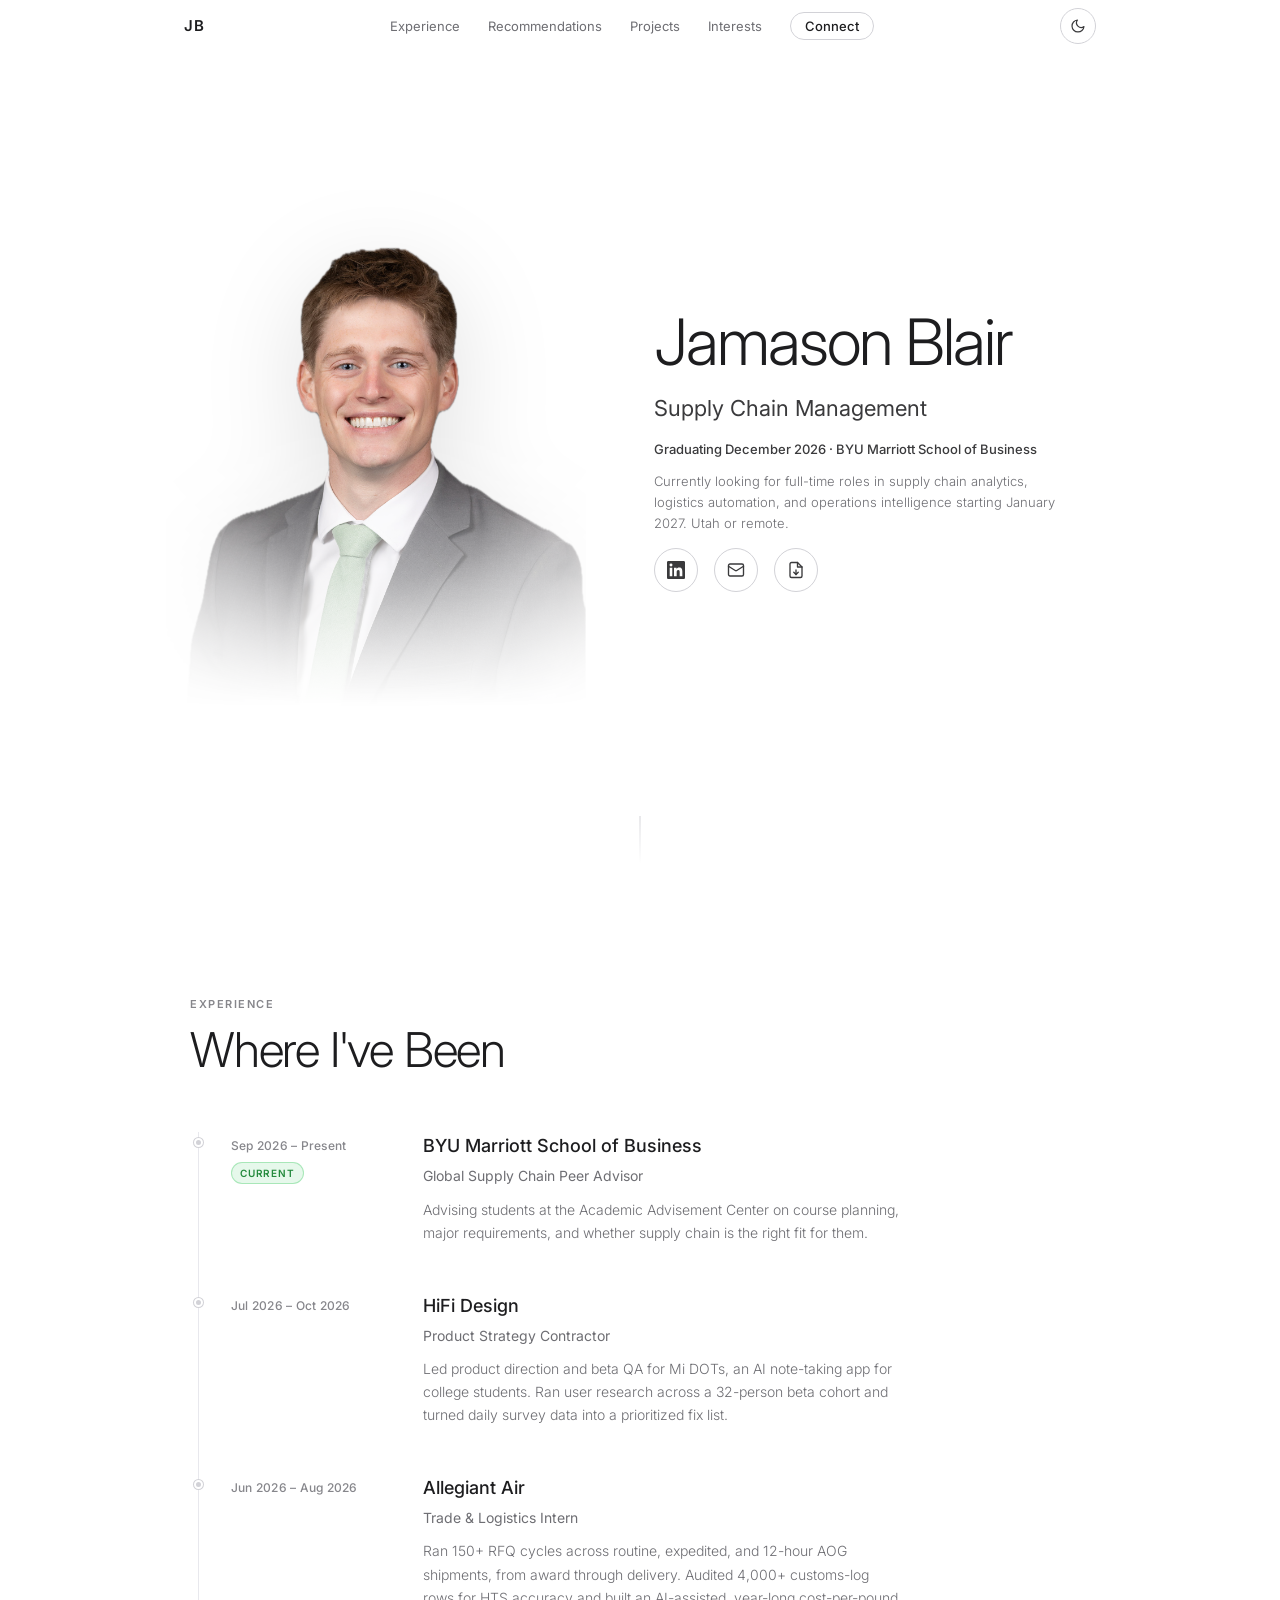
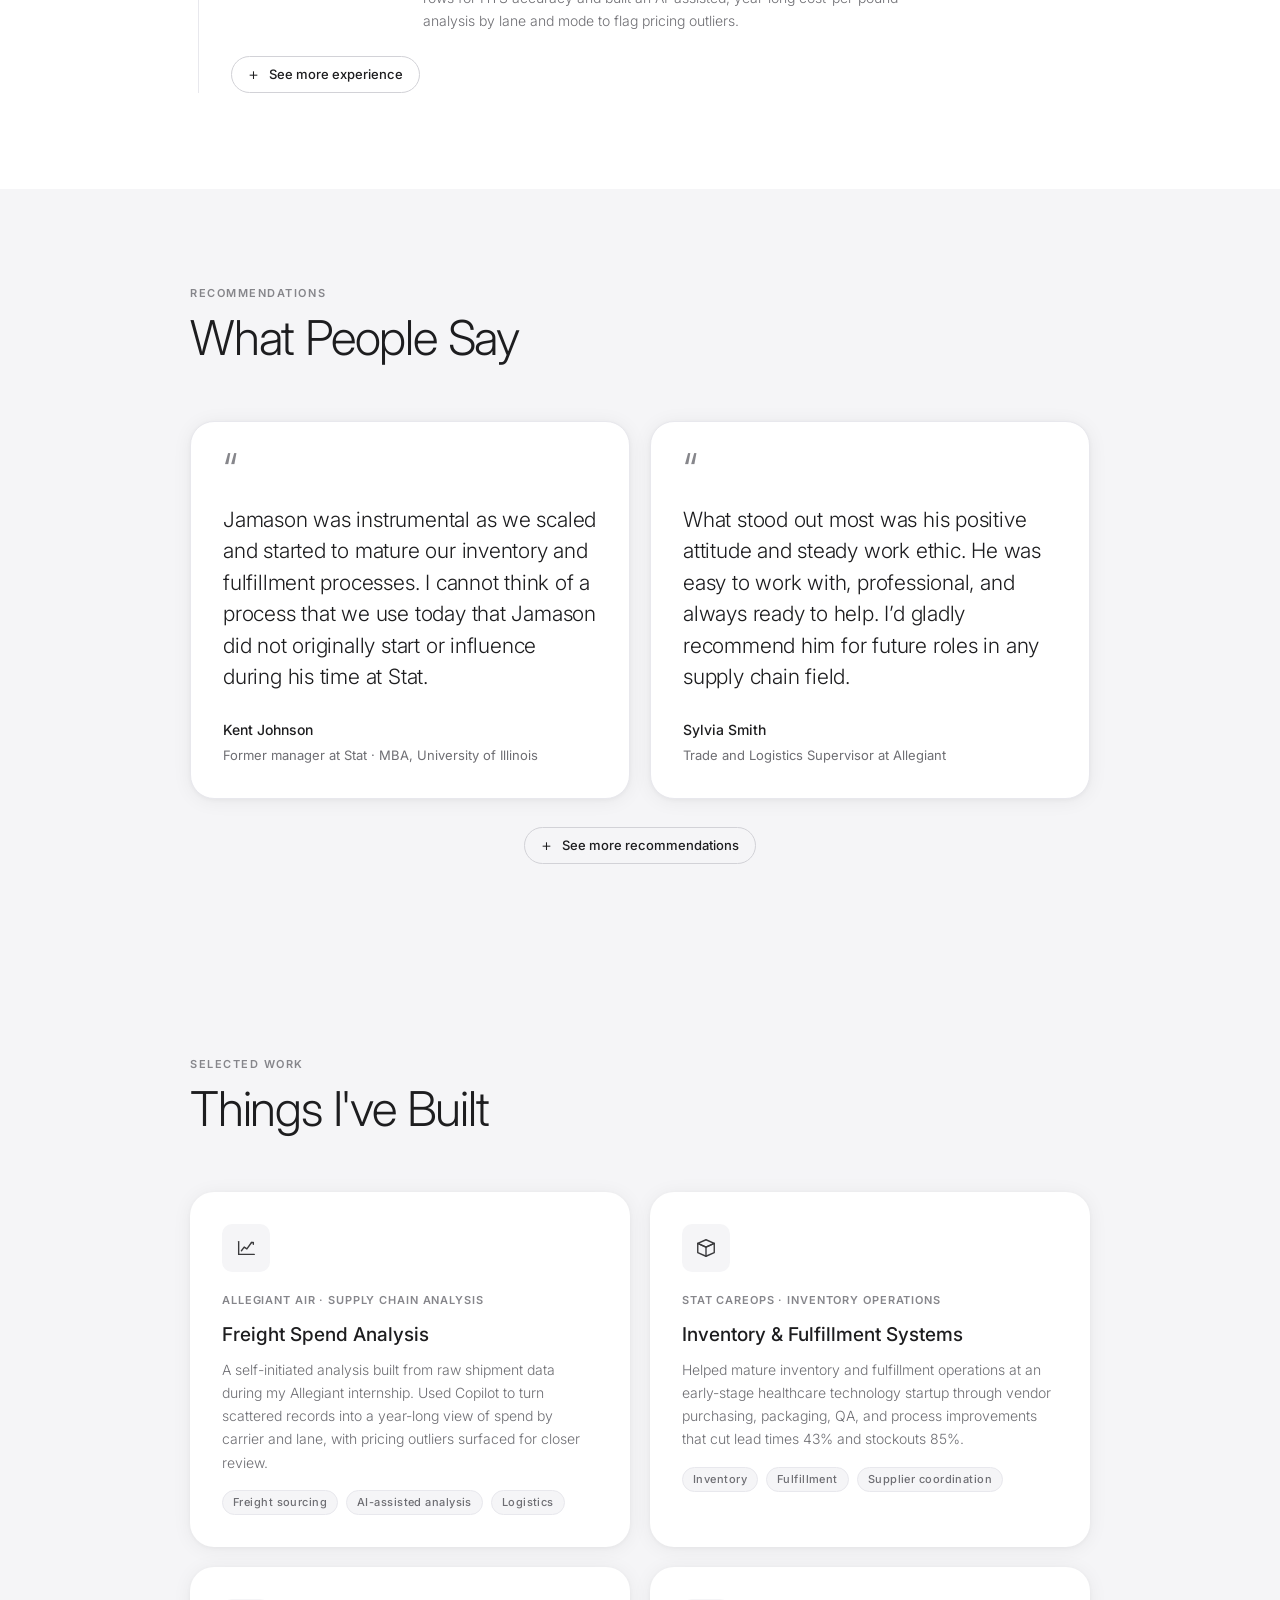
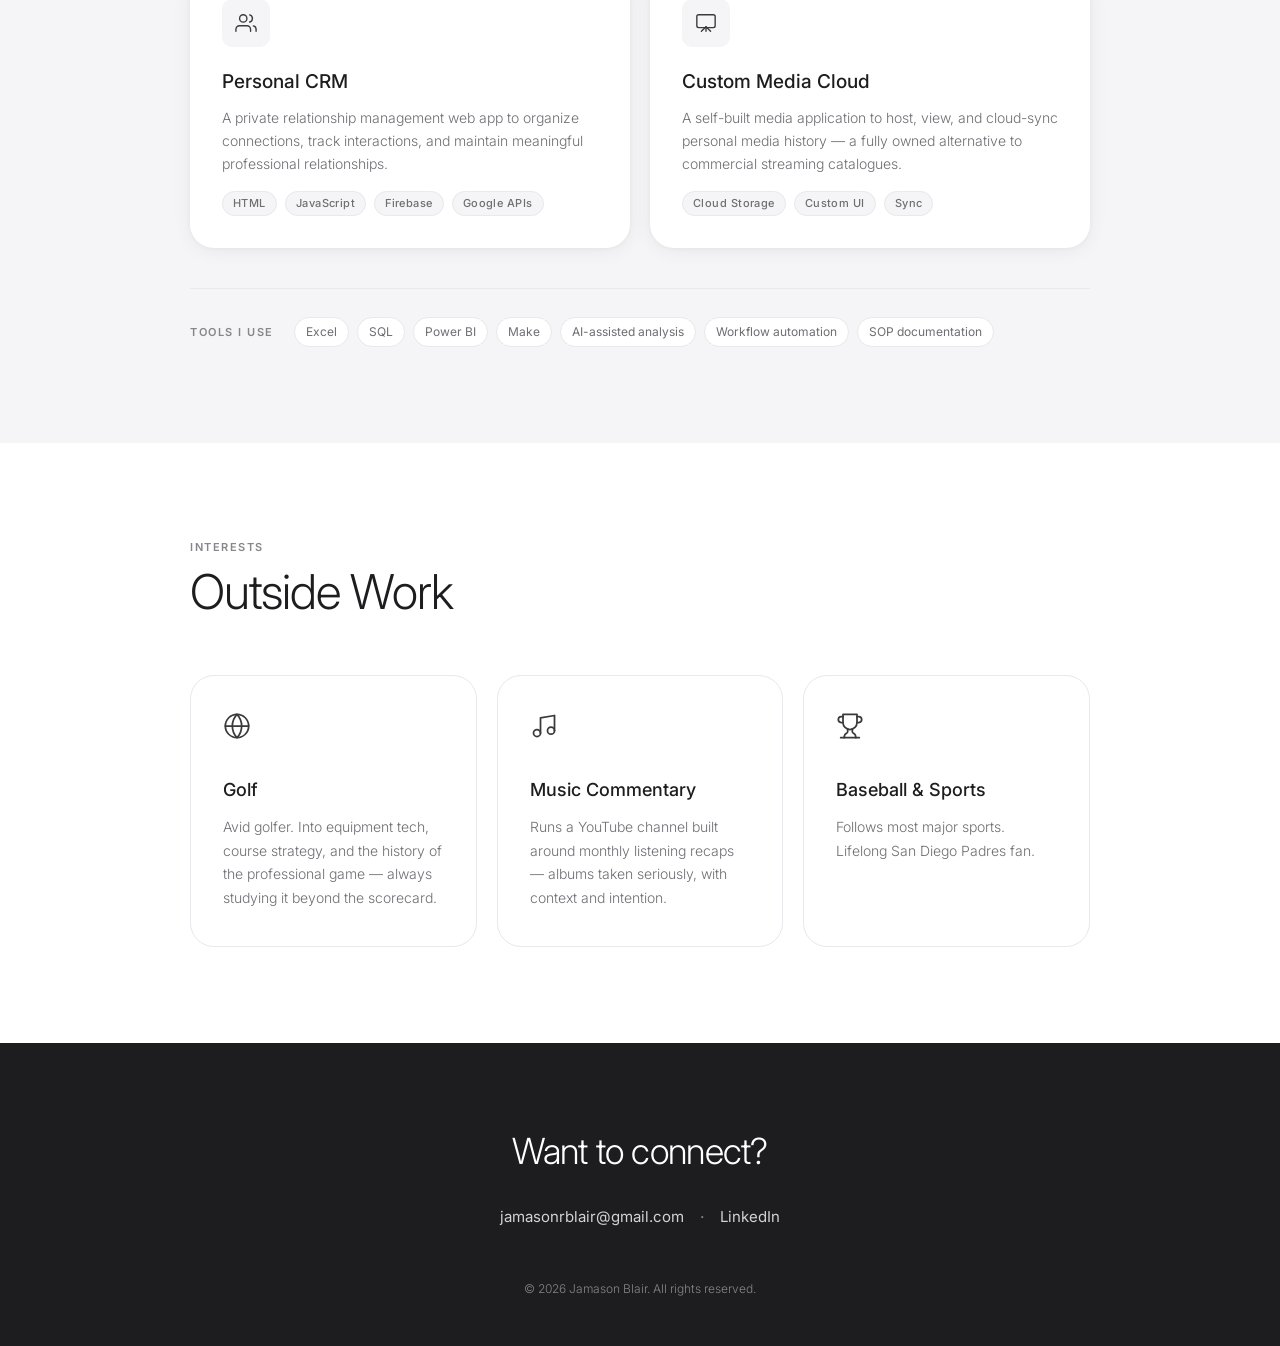
<file: index.html>
<!DOCTYPE html>
<html lang="en" data-theme="light">
<head>
  <meta charset="UTF-8" />
  <meta name="viewport" content="width=device-width, initial-scale=1.0" />
  <meta name="description" content="Jamason Blair — Supply Chain Management student graduating from the BYU Marriott School of Business in December 2026." />
  <title>Jamason Blair</title>
  <link rel="icon" href="assets/favicon.svg" type="image/svg+xml" />
  <meta name="theme-color" id="themeColor" content="#ffffff" />
  <link rel="preconnect" href="https://fonts.googleapis.com" />
  <link rel="preconnect" href="https://fonts.gstatic.com" crossorigin />
  <link href="https://fonts.googleapis.com/css2?family=Inter:wght@300;400;500;600&display=swap" rel="stylesheet" />
  <style>
    /* ─── Reset & Base ─────────────────────────────────────── */
    *, *::before, *::after { box-sizing: border-box; margin: 0; padding: 0; }

    :root,
    [data-theme="light"] {
      --bg:         #ffffff;
      --bg-alt:     #f5f5f7;
      --border:     #e8e8ed;
      --border-mid: #d2d2d7;
      --muted:      #86868b;
      --ink-light:  #6e6e73;
      --ink:        #3a3a3c;
      --ink-dark:   #1d1d1f;
      --footer-bg:  #1d1d1f;
      --footer-fg:  #ffffff;
      --nav-bg:     rgba(255,255,255,0.82);
      --shadow-card: 0 2px 20px rgba(0,0,0,0.06), 0 1px 4px rgba(0,0,0,0.04);
      --shadow-card-hover: 0 8px 40px rgba(0,0,0,0.10), 0 2px 8px rgba(0,0,0,0.06);
    }

    [data-theme="dark"] {
      --bg:         #000000;
      --bg-alt:     #111111;
      --border:     #2a2a2a;
      --border-mid: #3a3a3a;
      --muted:      #636366;
      --ink-light:  #8e8e93;
      --ink:        #aeaeb2;
      --ink-dark:   #f5f5f7;
      --footer-bg:  #111111;
      --footer-fg:  #f5f5f7;
      --nav-bg:     rgba(0,0,0,0.82);
      --shadow-card: 0 2px 20px rgba(0,0,0,0.40), 0 1px 4px rgba(0,0,0,0.30);
      --shadow-card-hover: 0 8px 40px rgba(0,0,0,0.60), 0 2px 8px rgba(0,0,0,0.40);
    }

    :root {
      --font: 'Inter', -apple-system, BlinkMacSystemFont, 'Segoe UI', sans-serif;
      --radius-sm: 10px;
      --radius-md: 16px;
      --radius-lg: 24px;
      --transition: 0.3s cubic-bezier(0.4, 0, 0.2, 1);
    }

    html {
      scroll-behavior: smooth;
      -webkit-font-smoothing: antialiased;
      -moz-osx-font-smoothing: grayscale;
    }

    body {
      font-family: var(--font);
      background: var(--bg);
      color: var(--ink-dark);
      line-height: 1.6;
      overflow-x: hidden;
      transition: background var(--transition), color var(--transition);
    }

    a { color: inherit; text-decoration: none; }
    svg { display: block; }

    /* ─── Scroll Animations ─────────────────────────────────── */
    .fade-up {
      opacity: 0;
      transform: translateY(24px);
      transition: opacity 0.6s var(--transition), transform 0.6s var(--transition);
    }
    .fade-up.visible {
      opacity: 1;
      transform: translateY(0);
    }

    /* ─── Nav ───────────────────────────────────────────────── */
    .nav {
      position: fixed;
      top: 0; left: 0; right: 0;
      z-index: 100;
      background: var(--nav-bg);
      backdrop-filter: saturate(180%) blur(20px);
      -webkit-backdrop-filter: saturate(180%) blur(20px);
      border-bottom: 1px solid var(--border);
      transition: background var(--transition), border-color var(--transition);
    }

    .nav-inner {
      max-width: 960px;
      margin: 0 auto;
      padding: 0 24px;
      height: 52px;
      display: flex;
      align-items: center;
      justify-content: space-between;
      gap: 16px;
    }

    .nav-name {
      font-size: 15px;
      font-weight: 600;
      letter-spacing: 0.04em;
      color: var(--ink-dark);
    }

    .nav-links {
      list-style: none;
      display: flex;
      gap: 28px;
      align-items: center;
    }

    .nav-links a {
      font-size: 13px;
      font-weight: 400;
      color: var(--ink-light);
      transition: color var(--transition);
    }
    .nav-links a:hover { color: var(--ink-dark); }

    .nav-links .nav-cta {
      font-weight: 500;
      color: var(--ink-dark);
      border: 1px solid var(--border-mid);
      border-radius: 20px;
      padding: 5px 14px;
      transition: background var(--transition), color var(--transition), border-color var(--transition);
    }
    .nav-links .nav-cta:hover {
      background: var(--ink-dark);
      color: var(--bg);
      border-color: var(--ink-dark);
    }

    /* ─── Theme Toggle ──────────────────────────────────────── */
    .theme-toggle {
      flex-shrink: 0;
      width: 36px;
      height: 36px;
      border-radius: 50%;
      border: 1px solid var(--border-mid);
      background: transparent;
      color: var(--ink);
      cursor: pointer;
      display: flex;
      align-items: center;
      justify-content: center;
      transition: background var(--transition), color var(--transition), border-color var(--transition), transform var(--transition);
    }
    .theme-toggle:hover {
      background: var(--ink-dark);
      color: var(--bg);
      border-color: var(--ink-dark);
      transform: rotate(15deg);
    }
    .theme-toggle svg { width: 16px; height: 16px; }

    [data-theme="light"] .icon-sun  { display: none; }
    [data-theme="light"] .icon-moon { display: block; }
    [data-theme="dark"]  .icon-moon { display: none; }
    [data-theme="dark"]  .icon-sun  { display: block; }

    /* ─── Hero ──────────────────────────────────────────────── */
    .hero {
      min-height: 100svh;
      display: grid;
      grid-template-columns: 1fr 1fr;
      align-items: center;
      padding: 80px 60px 80px 48px;
      background: var(--bg);
      position: relative;
      max-width: 1100px;
      margin: 0 auto;
      gap: 40px;
    }

    .hero-image {
      display: flex;
      align-items: flex-end;
      justify-content: center;
      height: 100%;
      min-height: 500px;
      position: relative;
    }

    .hero-image::before {
      content: '';
      position: absolute;
      top: 50%;
      left: 50%;
      transform: translate(-50%, -50%);
      width: 85%;
      height: 75%;
      background: radial-gradient(ellipse, rgba(255,255,255,0.07) 0%, transparent 70%);
      pointer-events: none;
      z-index: 0;
      transition: background var(--transition);
    }

    [data-theme="dark"] .hero-image::before {
      background: radial-gradient(ellipse, rgba(255,255,255,0.18) 0%, transparent 68%);
    }

    .hero-image img {
      position: relative;
      z-index: 1;
      width: 100%;
      max-width: 420px;
      height: auto;
      object-fit: contain;
      object-position: bottom center;
      filter: drop-shadow(0 24px 48px rgba(0,0,0,0.12));
      mask-image: linear-gradient(to bottom, black 38%, transparent 82%), radial-gradient(ellipse 88% 95% at 50% 20%, black 45%, transparent 88%);
      -webkit-mask-image: linear-gradient(to bottom, black 38%, transparent 82%), radial-gradient(ellipse 88% 95% at 50% 20%, black 45%, transparent 88%);
      mask-composite: intersect;
      -webkit-mask-composite: source-in;
    }

    .hero-inner {
      display: flex;
      flex-direction: column;
      align-items: flex-start;
      text-align: left;
    }

    .hero-eyebrow {
      font-size: 12px;
      font-weight: 500;
      letter-spacing: 0.12em;
      text-transform: uppercase;
      color: var(--muted);
      margin-bottom: 20px;
    }

    .hero-name {
      font-size: clamp(40px, 5vw, 72px);
      font-weight: 300;
      letter-spacing: -0.03em;
      color: var(--ink-dark);
      line-height: 1.05;
      margin-bottom: 16px;
    }

    .hero-tagline {
      font-size: clamp(16px, 2vw, 22px);
      font-weight: 400;
      color: var(--ink);
      margin-bottom: 12px;
    }

    .hero-sub {
      font-size: 15px;
      font-weight: 300;
      color: var(--ink-light);
      max-width: 400px;
      margin-bottom: 16px;
      line-height: 1.7;
    }

    .hero-meta {
      font-size: 13px;
      font-weight: 500;
      color: var(--ink);
      max-width: 420px;
      margin-bottom: 12px;
      line-height: 1.6;
    }

    .hero-availability {
      font-size: 13px;
      font-weight: 300;
      color: var(--ink-light);
      max-width: 420px;
      margin-bottom: 14px;
      line-height: 1.6;
    }

    .hero-principle {
      font-size: 13px;
      font-weight: 400;
      font-style: italic;
      color: var(--ink);
      max-width: 390px;
      border-left: 2px solid var(--border-mid);
      padding-left: 12px;
      margin-bottom: 28px;
      line-height: 1.6;
    }

    .hero-actions {
      display: flex;
      gap: 16px;
      align-items: center;
      position: relative;
    }

    .icon-link {
      position: relative;
      width: 44px;
      height: 44px;
      border-radius: 50%;
      border: 1px solid var(--border-mid);
      display: flex;
      align-items: center;
      justify-content: center;
      color: var(--ink);
      transition: background var(--transition), color var(--transition), border-color var(--transition), transform var(--transition);
    }
    .icon-link svg { width: 18px; height: 18px; }
    .icon-link:hover {
      background: var(--ink-dark);
      color: var(--bg);
      border-color: var(--ink-dark);
      transform: translateY(-2px);
    }

    .icon-label {
      position: absolute;
      top: calc(100% + 8px);
      left: 50%;
      transform: translateX(-50%);
      font-size: 11px;
      font-weight: 400;
      color: var(--ink-light);
      white-space: nowrap;
      opacity: 0;
      pointer-events: none;
      transition: opacity 0.2s ease;
    }
    .icon-link:hover .icon-label { opacity: 1; }

    .hero-scroll-hint {
      position: absolute;
      bottom: 36px;
      left: 50%;
      transform: translateX(-50%);
    }
    .hero-scroll-hint span {
      display: block;
      width: 1px;
      height: 48px;
      background: linear-gradient(to bottom, var(--border-mid), transparent);
      animation: scrollPulse 2s ease-in-out infinite;
    }
    @keyframes scrollPulse {
      0%, 100% { opacity: 0.3; transform: scaleY(1); }
      50% { opacity: 1; transform: scaleY(1.2); }
    }

    /* ─── Sections ──────────────────────────────────────────── */
    .section {
      padding: 96px 24px;
      background: var(--bg);
    }
    .section-alt { background: var(--bg-alt); }

    .section-inner {
      max-width: 900px;
      margin: 0 auto;
    }

    .section-header { margin-bottom: 56px; }

    .section-label {
      font-size: 11px;
      font-weight: 600;
      letter-spacing: 0.14em;
      text-transform: uppercase;
      color: var(--muted);
      margin-bottom: 10px;
    }

    .section-title {
      font-size: clamp(32px, 5vw, 48px);
      font-weight: 300;
      letter-spacing: -0.025em;
      color: var(--ink-dark);
      line-height: 1.1;
    }

    /* ─── Timeline ──────────────────────────────────────────── */
    .timeline {
      display: flex;
      flex-direction: column;
      border-left: 1px solid var(--border);
      padding-left: 32px;
      margin-left: 8px;
    }

    .timeline-item {
      position: relative;
      padding-bottom: 48px;
      display: grid;
      grid-template-columns: 160px 1fr;
      gap: 0 32px;
    }
    .timeline-item:last-child { padding-bottom: 0; }

    .timeline-item::before {
      content: '';
      position: absolute;
      left: -37px;
      top: 6px;
      width: 9px;
      height: 9px;
      border-radius: 50%;
      background: var(--border-mid);
      border: 2px solid var(--bg);
      box-shadow: 0 0 0 1px var(--border-mid);
    }

    .timeline-meta {
      padding-top: 4px;
      display: flex;
      flex-direction: column;
      gap: 6px;
    }

    .timeline-date {
      font-size: 12px;
      font-weight: 500;
      color: var(--muted);
      letter-spacing: 0.02em;
    }

    .timeline-status {
      display: inline-block;
      font-size: 10px;
      font-weight: 600;
      letter-spacing: 0.08em;
      text-transform: uppercase;
      padding: 2px 8px;
      border-radius: 20px;
      width: fit-content;
    }
    .timeline-status.upcoming {
      background: var(--bg-alt);
      color: var(--ink);
      border: 1px solid var(--border-mid);
    }
    .timeline-status.current {
      background: rgba(52, 199, 89, 0.12);
      color: #248a3d;
      border: 1px solid rgba(52, 199, 89, 0.35);
    }

    .timeline-company {
      font-size: 18px;
      font-weight: 500;
      color: var(--ink-dark);
      margin-bottom: 4px;
    }

    .timeline-role {
      font-size: 14px;
      font-weight: 400;
      color: var(--ink-light);
      margin-bottom: 10px;
    }

    .timeline-desc {
      font-size: 14px;
      font-weight: 300;
      color: var(--ink-light);
      line-height: 1.65;
      max-width: 480px;
    }

    .timeline > .timeline-item:nth-child(3) { padding-bottom: 24px; }

    .experience-more { margin-top: 0; }

    .experience-more summary {
      list-style: none;
      width: fit-content;
      display: flex;
      align-items: center;
      gap: 10px;
      cursor: pointer;
      color: var(--ink-dark);
      border: 1px solid var(--border-mid);
      border-radius: 20px;
      padding: 7px 16px;
      font-size: 13px;
      font-weight: 500;
      transition: background var(--transition), color var(--transition), border-color var(--transition);
    }
    .experience-more summary::-webkit-details-marker { display: none; }
    .experience-more summary::before {
      content: '+';
      font-size: 17px;
      font-weight: 300;
      line-height: 1;
    }
    .experience-more summary:hover {
      background: var(--ink-dark);
      color: var(--bg);
      border-color: var(--ink-dark);
    }
    .experience-more[open] summary::before { content: '−'; }
    .experience-more[open] .summary-closed { display: none; }
    .experience-more:not([open]) .summary-open { display: none; }
    .experience-more-content { padding-top: 40px; }

    /* ─── Recommendations ──────────────────────────────────── */
    .recommendations-featured {
      display: grid;
      grid-template-columns: repeat(2, minmax(0, 1fr));
      gap: 20px;
    }

    .recommendation-card {
      padding: 32px;
      border: 1px solid var(--border);
      border-radius: var(--radius-lg);
      background: var(--bg);
      box-shadow: var(--shadow-card);
    }

    .recommendation-mark {
      font-size: 48px;
      font-weight: 300;
      line-height: 0.7;
      color: var(--muted);
      margin-bottom: 16px;
    }

    .recommendation-quote {
      font-size: clamp(17px, 2vw, 21px);
      font-weight: 300;
      line-height: 1.5;
      letter-spacing: -0.01em;
      color: var(--ink-dark);
      margin-bottom: 24px;
    }

    .recommendation-card.compact {
      max-width: none;
      margin: 0;
      padding: 28px 30px;
    }
    .recommendation-card.compact .recommendation-quote { font-size: 18px; }

    .recommendations-more {
      margin-top: 28px;
    }
    .recommendations-more summary {
      list-style: none;
      width: fit-content;
      margin: 0 auto;
      display: flex;
      align-items: center;
      gap: 10px;
      cursor: pointer;
      color: var(--ink-dark);
      border: 1px solid var(--border-mid);
      border-radius: 20px;
      padding: 7px 16px;
      font-size: 13px;
      font-weight: 500;
      transition: background var(--transition), color var(--transition), border-color var(--transition);
    }
    .recommendations-more summary::-webkit-details-marker { display: none; }
    .recommendations-more summary::before {
      content: '+';
      font-size: 17px;
      font-weight: 300;
      line-height: 1;
    }
    .recommendations-more summary:hover {
      background: var(--ink-dark);
      color: var(--bg);
      border-color: var(--ink-dark);
    }
    .recommendations-more[open] summary::before { content: '−'; }
    .recommendations-more[open] .summary-closed { display: none; }
    .recommendations-more:not([open]) .summary-open { display: none; }
    .recommendations-more-content {
      max-width: 760px;
      margin: 0 auto;
      display: grid;
      gap: 20px;
      padding-top: 20px;
    }

    .recommendation-author {
      font-size: 14px;
      font-style: normal;
      font-weight: 500;
      color: var(--ink-dark);
    }

    .recommendation-role {
      font-size: 13px;
      color: var(--ink-light);
      margin-top: 3px;
    }

    /* ─── Projects ──────────────────────────────────────────── */
    .projects-grid {
      display: grid;
      grid-template-columns: repeat(auto-fit, minmax(320px, 1fr));
      gap: 20px;
    }

    .project-card {
      background: var(--bg);
      border-radius: var(--radius-lg);
      padding: 32px;
      box-shadow: var(--shadow-card);
      transition: transform var(--transition), box-shadow var(--transition);
      display: flex;
      flex-direction: column;
      gap: 20px;
    }
    .project-card:hover {
      transform: translateY(-4px);
      box-shadow: var(--shadow-card-hover);
    }

    .project-icon {
      width: 48px;
      height: 48px;
      background: var(--bg-alt);
      border-radius: var(--radius-sm);
      display: flex;
      align-items: center;
      justify-content: center;
      color: var(--ink);
    }
    .project-icon svg { width: 22px; height: 22px; }

    .project-title {
      font-size: 19px;
      font-weight: 500;
      color: var(--ink-dark);
      margin-bottom: 8px;
    }

    .project-kicker {
      font-size: 11px;
      font-weight: 600;
      letter-spacing: 0.08em;
      text-transform: uppercase;
      color: var(--muted);
      margin-bottom: 10px;
    }

    .project-desc {
      font-size: 14px;
      font-weight: 300;
      color: var(--ink-light);
      line-height: 1.65;
      margin-bottom: 16px;
    }

    .project-tags {
      display: flex;
      flex-wrap: wrap;
      gap: 8px;
      margin-top: auto;
    }
    .project-tags span {
      font-size: 11px;
      font-weight: 500;
      letter-spacing: 0.04em;
      color: var(--ink-light);
      background: var(--bg-alt);
      border: 1px solid var(--border);
      border-radius: 20px;
      padding: 3px 10px;
    }

    .tools-strip {
      margin-top: 40px;
      padding-top: 28px;
      border-top: 1px solid var(--border);
      display: flex;
      align-items: baseline;
      gap: 20px;
      flex-wrap: wrap;
    }

    .tools-label {
      font-size: 11px;
      font-weight: 600;
      letter-spacing: 0.14em;
      text-transform: uppercase;
      color: var(--muted);
    }

    .tools-list {
      display: flex;
      flex-wrap: wrap;
      gap: 8px;
    }

    .tools-list span {
      font-size: 12px;
      color: var(--ink-light);
      background: var(--bg);
      border: 1px solid var(--border);
      border-radius: 20px;
      padding: 4px 11px;
    }

    /* ─── Interests ─────────────────────────────────────────── */
    .interests-grid {
      display: grid;
      grid-template-columns: repeat(auto-fit, minmax(280px, 1fr));
      gap: 20px;
    }

    .interest-card {
      padding: 36px 32px;
      border: 1px solid var(--border);
      border-radius: var(--radius-lg);
      transition: border-color var(--transition), transform var(--transition);
    }
    .interest-card:hover {
      border-color: var(--muted);
      transform: translateY(-3px);
    }

    .interest-icon {
      width: 44px;
      height: 44px;
      color: var(--ink);
      margin-bottom: 20px;
    }
    .interest-icon svg { width: 28px; height: 28px; }

    .interest-title {
      font-size: 18px;
      font-weight: 500;
      color: var(--ink-dark);
      margin-bottom: 10px;
    }

    .interest-desc {
      font-size: 14px;
      font-weight: 300;
      color: var(--ink-light);
      line-height: 1.7;
    }

    /* ─── Footer ────────────────────────────────────────────── */
    .footer {
      background: var(--footer-bg);
      color: var(--footer-fg);
      padding: 80px 24px 48px;
      text-align: center;
      transition: background var(--transition), color var(--transition);
    }

    .footer-inner { max-width: 600px; margin: 0 auto; }

    .footer-cta {
      font-size: clamp(26px, 4vw, 36px);
      font-weight: 300;
      letter-spacing: -0.02em;
      margin-bottom: 24px;
    }

    .footer-links {
      display: flex;
      align-items: center;
      justify-content: center;
      gap: 16px;
      margin-bottom: 48px;
      flex-wrap: wrap;
    }

    .footer-links a {
      font-size: 15px;
      font-weight: 400;
      color: var(--border-mid);
      border-bottom: 1px solid transparent;
      padding-bottom: 1px;
      transition: color var(--transition), border-color var(--transition);
    }
    .footer-links a:hover {
      color: var(--footer-fg);
      border-color: var(--muted);
    }

    .footer-divider { color: var(--muted); }

    .footer-copy {
      font-size: 12px;
      color: var(--muted);
      font-weight: 300;
    }

    /* ─── Responsive ────────────────────────────────────────── */
    @media (max-width: 768px) {
      .hero {
        grid-template-columns: 1fr;
        padding: 88px 24px 60px;
        text-align: center;
        gap: 0;
      }
      .hero-image {
        min-height: 320px;
        align-items: center;
      }
      .hero-image img { max-width: 260px; }
      .hero-inner { align-items: center; text-align: center; }
      .hero-sub { margin-left: auto; margin-right: auto; }
      .hero-actions { justify-content: center; }
      .hero-scroll-hint { display: none; }
    }

    @media (max-width: 680px) {
      .nav-links { display: none; }
      .section { padding: 72px 20px; }
      .timeline { padding-left: 20px; margin-left: 4px; }
      .timeline-item { grid-template-columns: 1fr; gap: 6px; }
      .timeline-item::before { left: -25px; }
      .timeline-meta { flex-direction: row; align-items: center; gap: 10px; }
      .recommendation-card { padding: 32px 24px; }
      .recommendations-featured { grid-template-columns: 1fr; }
      .projects-grid, .interests-grid { grid-template-columns: 1fr; }
    }
  </style>
</head>
<body>

  <!-- NAV -->
  <nav class="nav" id="nav">
    <div class="nav-inner">
      <span class="nav-name">JB</span>
      <ul class="nav-links">
        <li><a href="#impact">Experience</a></li>
        <li><a href="#recommendations">Recommendations</a></li>
        <li><a href="#builder">Projects</a></li>
        <li><a href="#human">Interests</a></li>
        <li><a href="#footer" class="nav-cta">Connect</a></li>
      </ul>
      <button class="theme-toggle" id="themeToggle" aria-label="Toggle dark mode">
        <svg class="icon-sun" xmlns="http://www.w3.org/2000/svg" viewBox="0 0 24 24" fill="none" stroke="currentColor" stroke-width="1.8" stroke-linecap="round" stroke-linejoin="round"><circle cx="12" cy="12" r="4"/><path d="M12 2v2M12 20v2M4.93 4.93l1.41 1.41M17.66 17.66l1.41 1.41M2 12h2M20 12h2M4.93 19.07l1.41-1.41M17.66 6.34l1.41-1.41"/></svg>
        <svg class="icon-moon" xmlns="http://www.w3.org/2000/svg" viewBox="0 0 24 24" fill="none" stroke="currentColor" stroke-width="1.8" stroke-linecap="round" stroke-linejoin="round"><path d="M21 12.79A9 9 0 1 1 11.21 3 7 7 0 0 0 21 12.79z"/></svg>
      </button>
    </div>
  </nav>

  <!-- HERO -->
  <section class="hero" id="hero">
    <div class="hero-image fade-up">
      <img src="assets/headshot.png" alt="Jamason Blair" />
    </div>
    <div class="hero-inner fade-up">
      <h1 class="hero-name">Jamason Blair</h1>
      <p class="hero-tagline">Supply Chain Management</p>
      <p class="hero-meta">Graduating December 2026 · BYU Marriott School of Business</p>
      <p class="hero-availability">Currently looking for full-time roles in supply chain analytics, logistics automation, and operations intelligence starting January 2027. Utah or remote.</p>
      <div class="hero-actions">
        <a href="https://linkedin.com/in/jamason-blair" target="_blank" rel="noopener" class="icon-link" aria-label="LinkedIn">
          <svg xmlns="http://www.w3.org/2000/svg" viewBox="0 0 24 24" fill="currentColor"><path d="M20.447 20.452H16.89v-5.569c0-1.328-.027-3.037-1.852-3.037-1.853 0-2.136 1.445-2.136 2.939v5.667H9.351V9h3.414v1.561h.046c.477-.9 1.637-1.85 3.37-1.85 3.601 0 4.267 2.37 4.267 5.455v6.286zM5.337 7.433a1.983 1.983 0 01-1.98-1.981 1.982 1.982 0 111.981 1.981zm1.71 13.019H3.623V9h3.424v11.452zM22.225 0H1.771C.792 0 0 .774 0 1.729v20.542C0 23.227.792 24 1.771 24h20.451C23.2 24 24 23.227 24 22.271V1.729C24 .774 23.2 0 22.222 0h.003z"/></svg>
          <span class="icon-label">LinkedIn</span>
        </a>
        <a href="mailto:jamasonrblair@gmail.com" class="icon-link" aria-label="Email">
          <svg xmlns="http://www.w3.org/2000/svg" viewBox="0 0 24 24" fill="none" stroke="currentColor" stroke-width="1.8" stroke-linecap="round" stroke-linejoin="round"><rect width="20" height="16" x="2" y="4" rx="2"/><path d="m22 7-8.97 5.7a1.94 1.94 0 0 1-2.06 0L2 7"/></svg>
          <span class="icon-label">Email</span>
        </a>
        <a href="Resume.pdf" download class="icon-link" aria-label="Download Resume">
          <svg xmlns="http://www.w3.org/2000/svg" viewBox="0 0 24 24" fill="none" stroke="currentColor" stroke-width="1.8" stroke-linecap="round" stroke-linejoin="round"><path d="M14 2H6a2 2 0 0 0-2 2v16a2 2 0 0 0 2 2h12a2 2 0 0 0 2-2V8z"/><polyline points="14 2 14 8 20 8"/><line x1="12" y1="18" x2="12" y2="12"/><polyline points="9 15 12 18 15 15"/></svg>
          <span class="icon-label">Resume</span>
        </a>
      </div>
    </div>
    <div class="hero-scroll-hint" aria-hidden="true">
      <span></span>
    </div>
  </section>

  <!-- IMPACT / EXPERIENCE -->
  <section class="section" id="impact">
    <div class="section-inner">
      <div class="section-header fade-up">
        <p class="section-label">Experience</p>
        <h2 class="section-title">Where I've Been</h2>
      </div>
      <div class="timeline">

        <div class="timeline-item fade-up">
          <div class="timeline-meta">
            <span class="timeline-date">Sep 2026 – Present</span>
            <span class="timeline-status current">Current</span>
          </div>
          <div class="timeline-content">
            <h3 class="timeline-company">BYU Marriott School of Business</h3>
            <p class="timeline-role">Global Supply Chain Peer Advisor</p>
            <p class="timeline-desc">Advising students at the Academic Advisement Center on course planning, major requirements, and whether supply chain is the right fit for them.</p>
          </div>
        </div>

        <div class="timeline-item fade-up">
          <div class="timeline-meta">
            <span class="timeline-date">Jul 2026 – Oct 2026</span>
          </div>
          <div class="timeline-content">
            <h3 class="timeline-company">HiFi Design</h3>
            <p class="timeline-role">Product Strategy Contractor</p>
            <p class="timeline-desc">Led product direction and beta QA for Mi DOTs, an AI note-taking app for college students. Ran user research across a 32-person beta cohort and turned daily survey data into a prioritized fix list.</p>
          </div>
        </div>

        <div class="timeline-item fade-up">
          <div class="timeline-meta">
            <span class="timeline-date">Jun 2026 – Aug 2026</span>
          </div>
          <div class="timeline-content">
            <h3 class="timeline-company">Allegiant Air</h3>
            <p class="timeline-role">Trade &amp; Logistics Intern</p>
            <p class="timeline-desc">Ran 150+ RFQ cycles across routine, expedited, and 12-hour AOG shipments, from award through delivery. Audited 4,000+ customs-log rows for HTS accuracy and built an AI-assisted, year-long cost-per-pound analysis by lane and mode to flag pricing outliers.</p>
          </div>
        </div>

        <details class="experience-more">
          <summary><span class="summary-closed">See more experience</span><span class="summary-open">Hide additional experience</span></summary>
          <div class="experience-more-content">
        <div class="timeline-item">
          <div class="timeline-meta">
            <span class="timeline-date">Aug 2024 – May 2026</span>
          </div>
          <div class="timeline-content">
            <h3 class="timeline-company">Brigham Young University</h3>
            <p class="timeline-role">Teaching Assistant</p>
            <p class="timeline-desc">Standardized grading for 500+ students and cut professor workload 10+ hrs/week by owning communications, peer-review templates, and office hours.</p>
          </div>
        </div>

        <div class="timeline-item">
          <div class="timeline-meta">
            <span class="timeline-date">Apr 2025 – Apr 2026</span>
          </div>
          <div class="timeline-content">
            <h3 class="timeline-company">Stat CareOps</h3>
            <p class="timeline-role">Inventory Quality Assurance Specialist</p>
            <p class="timeline-desc">Reduced lead times 43% (23 to 13 days), emergency shipments 80%, and stockouts 85% through inventory process changes, QA protocols, simpler packing, and direct coordination with Chinese and U.S. suppliers.</p>
          </div>
        </div>

        <div class="timeline-item">
          <div class="timeline-meta">
            <span class="timeline-date">Apr 2022 – Apr 2025</span>
          </div>
          <div class="timeline-content">
            <h3 class="timeline-company">Vivint</h3>
            <p class="timeline-role">Direct to Home Sales Representative</p>
            <p class="timeline-desc">Increased sales revenue 159% ($112K to $290K) over two years and improved lead-to-close efficiency 30% through KPI analysis. Mentored a team that generated $500K+ in combined revenue.</p>
          </div>
        </div>

        <div class="timeline-item">
          <div class="timeline-meta">
            <span class="timeline-date">Jan 2024 – Apr 2024</span>
          </div>
          <div class="timeline-content">
            <h3 class="timeline-company">Citywide Consultants</h3>
            <p class="timeline-role">Social Media Marketing Intern</p>
            <p class="timeline-desc">Golf marketing internship — boosted engagement 40% by studying audience analytics and refining content strategy for a golf resort.</p>
          </div>
        </div>

        <div class="timeline-item">
          <div class="timeline-meta">
            <span class="timeline-date">Nov 2019 – Nov 2021</span>
          </div>
          <div class="timeline-content">
            <h3 class="timeline-company">The Church of Jesus Christ of Latter-day Saints</h3>
            <p class="timeline-role">Ecclesiastical Volunteer</p>
            <p class="timeline-desc">Two-year volunteer service in Mesa, AZ — produced 50+ digital ads, directed live-streamed events, and trained 100+ volunteers in digital outreach tools.</p>
          </div>
        </div>
          </div>
        </details>

      </div>
    </div>
  </section>

  <!-- RECOMMENDATIONS -->
  <section class="section section-alt" id="recommendations">
    <div class="section-inner">
      <div class="section-header fade-up">
        <p class="section-label">Recommendations</p>
        <h2 class="section-title">What People Say</h2>
      </div>
      <div class="recommendations-featured">
        <article class="recommendation-card fade-up">
          <p class="recommendation-mark" aria-hidden="true">“</p>
          <blockquote class="recommendation-quote">Jamason was instrumental as we scaled and started to mature our inventory and fulfillment processes. I cannot think of a process that we use today that Jamason did not originally start or influence during his time at Stat.</blockquote>
          <cite class="recommendation-author">Kent Johnson</cite>
          <p class="recommendation-role">Former manager at Stat · MBA, University of Illinois</p>
        </article>
        <article class="recommendation-card fade-up">
          <p class="recommendation-mark" aria-hidden="true">“</p>
          <blockquote class="recommendation-quote">What stood out most was his positive attitude and steady work ethic. He was easy to work with, professional, and always ready to help. I’d gladly recommend him for future roles in any supply chain field.</blockquote>
          <cite class="recommendation-author">Sylvia Smith</cite>
          <p class="recommendation-role">Trade and Logistics Supervisor at Allegiant</p>
        </article>
      </div>

      <details class="recommendations-more">
        <summary><span class="summary-closed">See more recommendations</span><span class="summary-open">Hide more recommendations</span></summary>
        <div class="recommendations-more-content">
          <article class="recommendation-card compact fade-up">
            <p class="recommendation-mark" aria-hidden="true">“</p>
            <blockquote class="recommendation-quote">If you need an detail-oriented operational team member who brings order to fast-moving environments, Jamason is the person you want on your team. What truly sets Jamason apart is his ability to grasp the full scope of a project, build a clear execution plan, and deliver results.</blockquote>
            <cite class="recommendation-author">Ian Petersen, MBA, PMP</cite>
            <p class="recommendation-role">VP of Customer Success at Stat</p>
          </article>
          <article class="recommendation-card compact fade-up">
            <p class="recommendation-mark" aria-hidden="true">“</p>
            <blockquote class="recommendation-quote">He consistently demonstrated a strong work ethic, professionalism, and a genuine willingness to learn. His positive attitude and ability to work effectively with others made him a valuable contributor to our operation.</blockquote>
            <cite class="recommendation-author">Dustin Record</cite>
            <p class="recommendation-role">Trade and Logistics Specialist at Allegiant</p>
          </article>
          <article class="recommendation-card compact fade-up">
            <p class="recommendation-mark" aria-hidden="true">“</p>
            <blockquote class="recommendation-quote">I would highly recommend Jamason to an employer looking for a genuine, honest person that's solution-focused and aware of both a client's needs as well as company goals. He was an ally to other employees on his team, caring not only about his own success but those of his coworker-peers as well.</blockquote>
            <cite class="recommendation-author">Trenton Petersen</cite>
            <p class="recommendation-role">Sales Leader, former manager at Vivint</p>
          </article>
        </div>
      </details>
    </div>
  </section>

  <!-- BUILDER / PROJECTS -->
  <section class="section section-alt" id="builder">
    <div class="section-inner">
      <div class="section-header fade-up">
        <p class="section-label">Selected Work</p>
        <h2 class="section-title">Things I've Built</h2>
      </div>
      <div class="projects-grid">

        <div class="project-card fade-up">
          <div class="project-icon" aria-hidden="true">
            <svg xmlns="http://www.w3.org/2000/svg" viewBox="0 0 24 24" fill="none" stroke="currentColor" stroke-width="1.5" stroke-linecap="round" stroke-linejoin="round"><path d="M4 19V5"/><path d="M4 19h17"/><path d="m7 15 3-4 3 2 5-7"/><path d="M18 6h2v2"/></svg>
          </div>
          <div class="project-body">
            <p class="project-kicker">Allegiant Air · Supply Chain Analysis</p>
            <h3 class="project-title">Freight Spend Analysis</h3>
            <p class="project-desc">A self-initiated analysis built from raw shipment data during my Allegiant internship. Used Copilot to turn scattered records into a year-long view of spend by carrier and lane, with pricing outliers surfaced for closer review.</p>
            <div class="project-tags">
              <span>Freight sourcing</span><span>AI-assisted analysis</span><span>Logistics</span>
            </div>
          </div>
        </div>

        <div class="project-card fade-up">
          <div class="project-icon" aria-hidden="true">
            <svg xmlns="http://www.w3.org/2000/svg" viewBox="0 0 24 24" fill="none" stroke="currentColor" stroke-width="1.5" stroke-linecap="round" stroke-linejoin="round"><path d="m3 7 9-4 9 4-9 4-9-4Z"/><path d="m3 7 9 4 9-4"/><path d="M3 7v10l9 4 9-4V7"/><path d="M12 11v10"/></svg>
          </div>
          <div class="project-body">
            <p class="project-kicker">Stat CareOps · Inventory Operations</p>
            <h3 class="project-title">Inventory &amp; Fulfillment Systems</h3>
            <p class="project-desc">Helped mature inventory and fulfillment operations at an early-stage healthcare technology startup through vendor purchasing, packaging, QA, and process improvements that cut lead times 43% and stockouts 85%.</p>
            <div class="project-tags">
              <span>Inventory</span><span>Fulfillment</span><span>Supplier coordination</span>
            </div>
          </div>
        </div>

        <div class="project-card fade-up">
          <div class="project-icon" aria-hidden="true">
            <svg xmlns="http://www.w3.org/2000/svg" viewBox="0 0 24 24" fill="none" stroke="currentColor" stroke-width="1.5" stroke-linecap="round" stroke-linejoin="round"><path d="M17 21v-2a4 4 0 0 0-4-4H5a4 4 0 0 0-4 4v2"/><circle cx="9" cy="7" r="4"/><path d="M23 21v-2a4 4 0 0 0-3-3.87"/><path d="M16 3.13a4 4 0 0 1 0 7.75"/></svg>
          </div>
          <div class="project-body">
            <h3 class="project-title">Personal CRM</h3>
            <p class="project-desc">A private relationship management web app to organize connections, track interactions, and maintain meaningful professional relationships.</p>
            <div class="project-tags">
              <span>HTML</span><span>JavaScript</span><span>Firebase</span><span>Google APIs</span>
            </div>
          </div>
        </div>

        <div class="project-card fade-up">
          <div class="project-icon" aria-hidden="true">
            <svg xmlns="http://www.w3.org/2000/svg" viewBox="0 0 24 24" fill="none" stroke="currentColor" stroke-width="1.5" stroke-linecap="round" stroke-linejoin="round"><rect x="2" y="3" width="20" height="14" rx="2"/><path d="m7 21 5-5 5 5"/><path d="M12 16v5"/></svg>
          </div>
          <div class="project-body">
            <h3 class="project-title">Custom Media Cloud</h3>
            <p class="project-desc">A self-built media application to host, view, and cloud-sync personal media history — a fully owned alternative to commercial streaming catalogues.</p>
            <div class="project-tags">
              <span>Cloud Storage</span><span>Custom UI</span><span>Sync</span>
            </div>
          </div>
        </div>

      </div>
      <div class="tools-strip fade-up">
        <p class="tools-label">Tools I use</p>
        <div class="tools-list">
          <span>Excel</span><span>SQL</span><span>Power BI</span><span>Make</span><span>AI-assisted analysis</span><span>Workflow automation</span><span>SOP documentation</span>
        </div>
      </div>
    </div>
  </section>

  <!-- HUMAN ELEMENT / INTERESTS -->
  <section class="section" id="human">
    <div class="section-inner">
      <div class="section-header fade-up">
        <p class="section-label">Interests</p>
        <h2 class="section-title">Outside Work</h2>
      </div>
      <div class="interests-grid">

        <div class="interest-card fade-up">
          <div class="interest-icon" aria-hidden="true">
            <svg xmlns="http://www.w3.org/2000/svg" viewBox="0 0 24 24" fill="none" stroke="currentColor" stroke-width="1.5" stroke-linecap="round" stroke-linejoin="round"><circle cx="12" cy="12" r="10"/><path d="M12 2a14.5 14.5 0 0 0 0 20 14.5 14.5 0 0 0 0-20"/><path d="M2 12h20"/></svg>
          </div>
          <h3 class="interest-title">Golf</h3>
          <p class="interest-desc">Avid golfer. Into equipment tech, course strategy, and the history of the professional game — always studying it beyond the scorecard.</p>
        </div>

        <div class="interest-card fade-up">
          <div class="interest-icon" aria-hidden="true">
            <svg xmlns="http://www.w3.org/2000/svg" viewBox="0 0 24 24" fill="none" stroke="currentColor" stroke-width="1.5" stroke-linecap="round" stroke-linejoin="round"><path d="M9 18V5l12-2v13"/><circle cx="6" cy="18" r="3"/><circle cx="18" cy="16" r="3"/></svg>
          </div>
          <h3 class="interest-title">Music Commentary</h3>
          <p class="interest-desc">Runs a YouTube channel built around monthly listening recaps — albums taken seriously, with context and intention.</p>
        </div>

        <div class="interest-card fade-up">
          <div class="interest-icon" aria-hidden="true">
            <svg xmlns="http://www.w3.org/2000/svg" viewBox="0 0 24 24" fill="none" stroke="currentColor" stroke-width="1.5" stroke-linecap="round" stroke-linejoin="round"><path d="M6 9H4.5a2.5 2.5 0 0 1 0-5H6"/><path d="M18 9h1.5a2.5 2.5 0 0 0 0-5H18"/><path d="M4 22h16"/><path d="M10 14.66V17c0 .55-.47.98-.97 1.21C7.85 18.75 7 20.24 7 22"/><path d="M14 14.66V17c0 .55.47.98.97 1.21C16.15 18.75 17 20.24 17 22"/><path d="M18 2H6v7a6 6 0 0 0 12 0V2z"/></svg>
          </div>
          <h3 class="interest-title">Baseball &amp; Sports</h3>
          <p class="interest-desc">Follows most major sports. Lifelong San Diego Padres fan.</p>
        </div>

      </div>
    </div>
  </section>

  <!-- FOOTER -->
  <footer class="footer" id="footer">
    <div class="footer-inner fade-up">
      <p class="footer-cta">Want to connect?</p>
      <div class="footer-links">
        <a href="mailto:jamasonrblair@gmail.com">jamasonrblair@gmail.com</a>
        <span class="footer-divider" aria-hidden="true">·</span>
        <a href="https://linkedin.com/in/jamason-blair" target="_blank" rel="noopener">LinkedIn</a>
      </div>
      <p class="footer-copy">&copy; <span id="year"></span> Jamason Blair. All rights reserved.</p>
    </div>
  </footer>

  <script>
    document.getElementById('year').textContent = new Date().getFullYear();

    // Theme toggle
    const html = document.documentElement;
    const themeToggle = document.getElementById('themeToggle');
    const themeColor = document.getElementById('themeColor');
    const savedTheme = localStorage.getItem('theme');
    const initialTheme = savedTheme ?? 'light';
    html.setAttribute('data-theme', initialTheme);
    themeColor.content = initialTheme === 'dark' ? '#000000' : '#ffffff';

    themeToggle.addEventListener('click', () => {
      const next = html.getAttribute('data-theme') === 'dark' ? 'light' : 'dark';
      html.setAttribute('data-theme', next);
      localStorage.setItem('theme', next);
      themeColor.content = next === 'dark' ? '#000000' : '#ffffff';
    });

    // Scroll-triggered fade-up
    const observer = new IntersectionObserver(
      (entries) => {
        entries.forEach((entry) => {
          if (entry.isIntersecting) {
            entry.target.classList.add('visible');
            observer.unobserve(entry.target);
          }
        });
      },
      { threshold: 0.12, rootMargin: '0px 0px -40px 0px' }
    );

    document.querySelectorAll('.fade-up').forEach((el) => {
      const siblings = el.parentElement.querySelectorAll('.fade-up');
      siblings.forEach((sib, idx) => { sib.style.transitionDelay = `${idx * 80}ms`; });
      observer.observe(el);
    });

    // Nav border on scroll
    const nav = document.getElementById('nav');
    window.addEventListener('scroll', () => {
      nav.style.borderBottomColor = window.scrollY > 10 ? 'var(--border)' : 'transparent';
    }, { passive: true });

    // Active nav highlighting
    const sections = document.querySelectorAll('section[id], footer[id]');
    const navLinks = document.querySelectorAll('.nav-links a');

    const sectionObserver = new IntersectionObserver(
      (entries) => {
        entries.forEach((entry) => {
          if (entry.isIntersecting) {
            navLinks.forEach((link) => {
              link.style.color = link.getAttribute('href') === `#${entry.target.id}` ? 'var(--ink-dark)' : '';
            });
          }
        });
      },
      { threshold: 0.4 }
    );

    sections.forEach((s) => sectionObserver.observe(s));
  </script>
</body>
</html>
</file>
